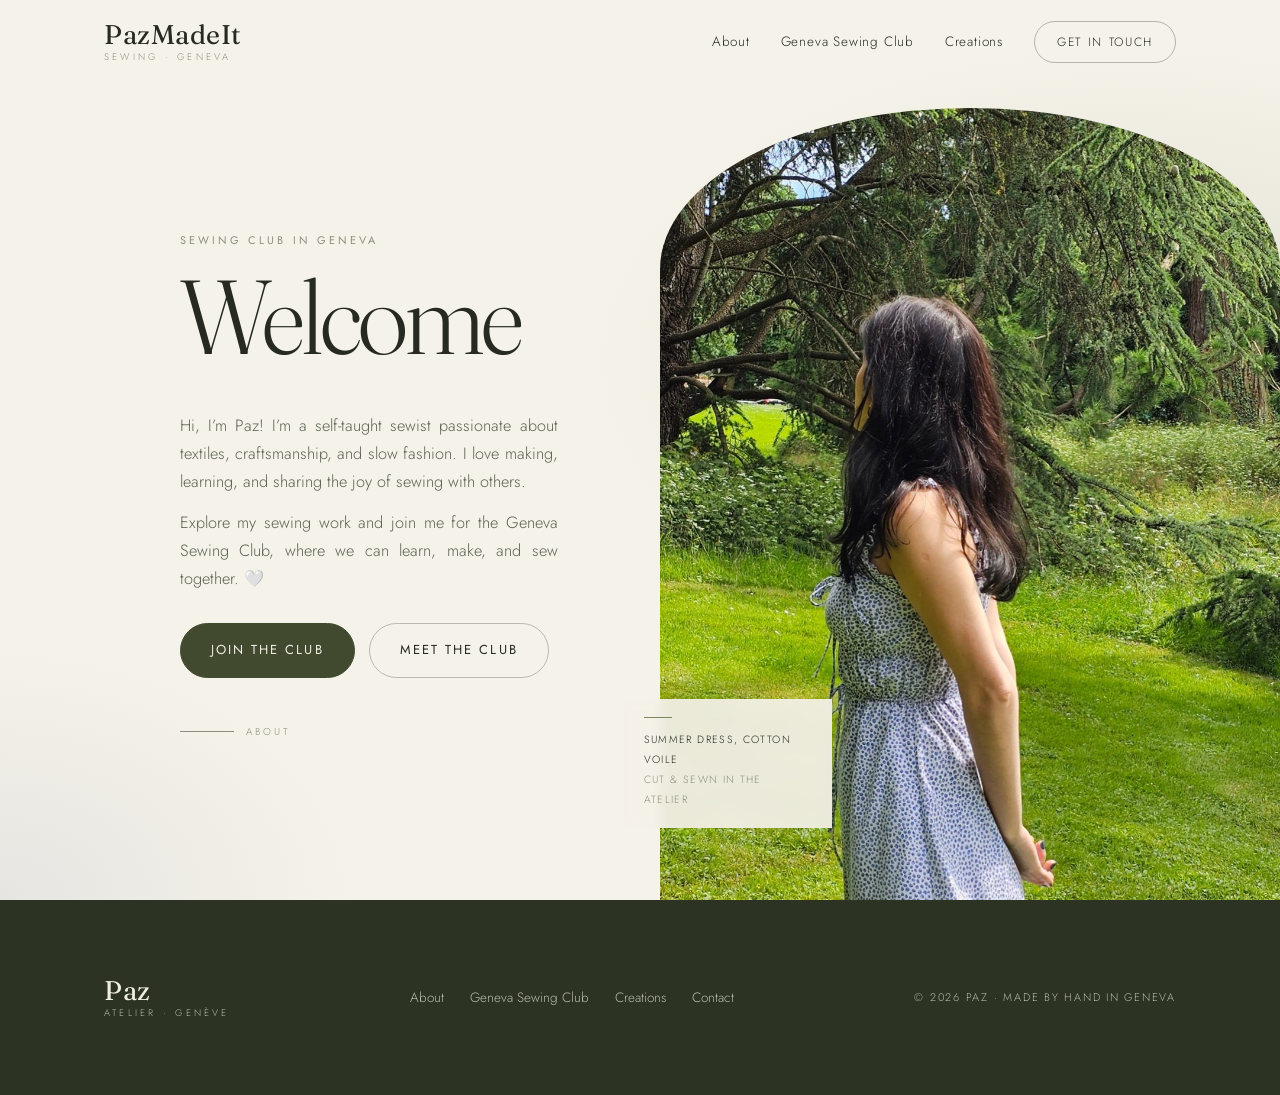
<file: index.html>
<!DOCTYPE html>
<html lang="en">
<head>
<meta charset="UTF-8">
<meta name="viewport" content="width=device-width, initial-scale=1.0">
<title>PazMadeIt</title>
<meta name="description" content="Join us at the Geneva Sewing Club, a relaxed weekly sewing session in Geneva and a chance to make time for your creative projects at the end of the week.">
<meta name="theme-color" content="#f5f2e9">

<meta property="og:title" content="PazMadeIt">
<meta property="og:description" content="Join us at the Geneva Sewing Club, a relaxed weekly sewing session in Geneva and a chance to make time for your creative projects at the end of the week.">
<meta property="og:image" content="img/hero.jpg">
<meta property="og:type" content="website">

<link rel="preconnect" href="https://fonts.googleapis.com">
<link rel="preconnect" href="https://fonts.gstatic.com" crossorigin>
<link href="https://fonts.googleapis.com/css2?family=Fraunces:ital,opsz,wght@0,9..144,300..600;1,9..144,300..500&family=Jost:wght@300;400;500;600&display=swap" rel="stylesheet">
<link rel="preload" as="image" href="img/hero.jpg">

<link rel="stylesheet" href="css/style.css">
</head>
<body>

<a href="#main" class="skip-link">Skip to content</a>

<header class="site-header" id="top">
  <div class="header-inner">
    <a href="#top" class="wordmark">
      <span class="wordmark-name">PazMadeIt</span>
      <span class="wordmark-sub">sewing · Geneva</span>
    </a>

    <button class="nav-toggle" id="navToggle" aria-label="Open menu" aria-expanded="false" aria-controls="siteNav">
      <span></span><span></span>
    </button>

    <nav class="nav" id="siteNav" aria-label="Main">
      <a href="about/" class="nav-link">About</a>
      <a href="club/" class="nav-link">Geneva Sewing Club</a>
      <a href="creations/" class="nav-link">Creations</a>
      <a href="contact/" class="nav-link nav-link--cta">Get In Touch</a>
    </nav>
  </div>
</header>

<main id="main">

  <!-- ══════════════ HERO ══════════════ -->
  <section class="hero">
    <div class="hero-type">
      <p class="eyebrow">Sewing Club In Geneva</p>
      <!-- <h1 class="hero-title">Wear<br>something<br><em>you</em> made.</h1> -->
      <h1 class="hero-title">Welcome</h1>
      <p class="hero-lede">
        Hi, I’m Paz! I’m a self-taught sewist passionate about textiles,
        craftsmanship, and slow fashion. I love making, learning, and sharing
        the joy of sewing with others.
      </p>
      <p class="hero-lede">
        Explore my sewing work and join me for the Geneva Sewing Club, where we
        can learn, make, and sew together.&nbsp;🤍
      </p>
      <div class="hero-actions">
        <a href="club/#course" class="btn btn--solid">Join The Club</a>
        <a href="club/" class="btn btn--line">Meet the Club</a>
      </div>

      <a href="about/" class="scroll-cue" aria-label="Go to About">
        <span class="scroll-cue-line" aria-hidden="true"></span>
        <span>about</span>
      </a>
    </div>

    <figure class="hero-figure">
      <img class="hero-img" src="img/hero.jpg"
           srcset="img/hero-sm.jpg 674w, img/hero.jpg 1048w"
           sizes="(max-width: 860px) 100vw, 45vw"
           alt="A woman standing on a sunlit lawn beneath cedar branches, wearing a handmade blue floral summer dress."
           fetchpriority="high" width="1198" height="1600">
      <figcaption class="hero-caption">
        <span class="hero-caption-rule" aria-hidden="true"></span>
        Summer dress, cotton voile<br><span>cut &amp; sewn in the atelier</span>
      </figcaption>
    </figure>
  </section>
</main>

<footer class="site-footer">
  <div class="container footer-inner">
    <a href="#top" class="wordmark wordmark--footer">
      <span class="wordmark-name">Paz</span>
      <span class="wordmark-sub">atelier · genève</span>
    </a>

    <nav class="footer-nav" aria-label="Footer">
      <a href="about/">About</a>
      <a href="club/">Geneva Sewing Club</a>
      <a href="creations/">Creations</a>
      <a href="contact/">Contact</a>
    </nav>

    <p class="footer-fine">© <span id="year"></span> Paz · Made by hand in Geneva</p>
  </div>
</footer>

<script src="js/script.js"></script>
</body>
</html>
</file>
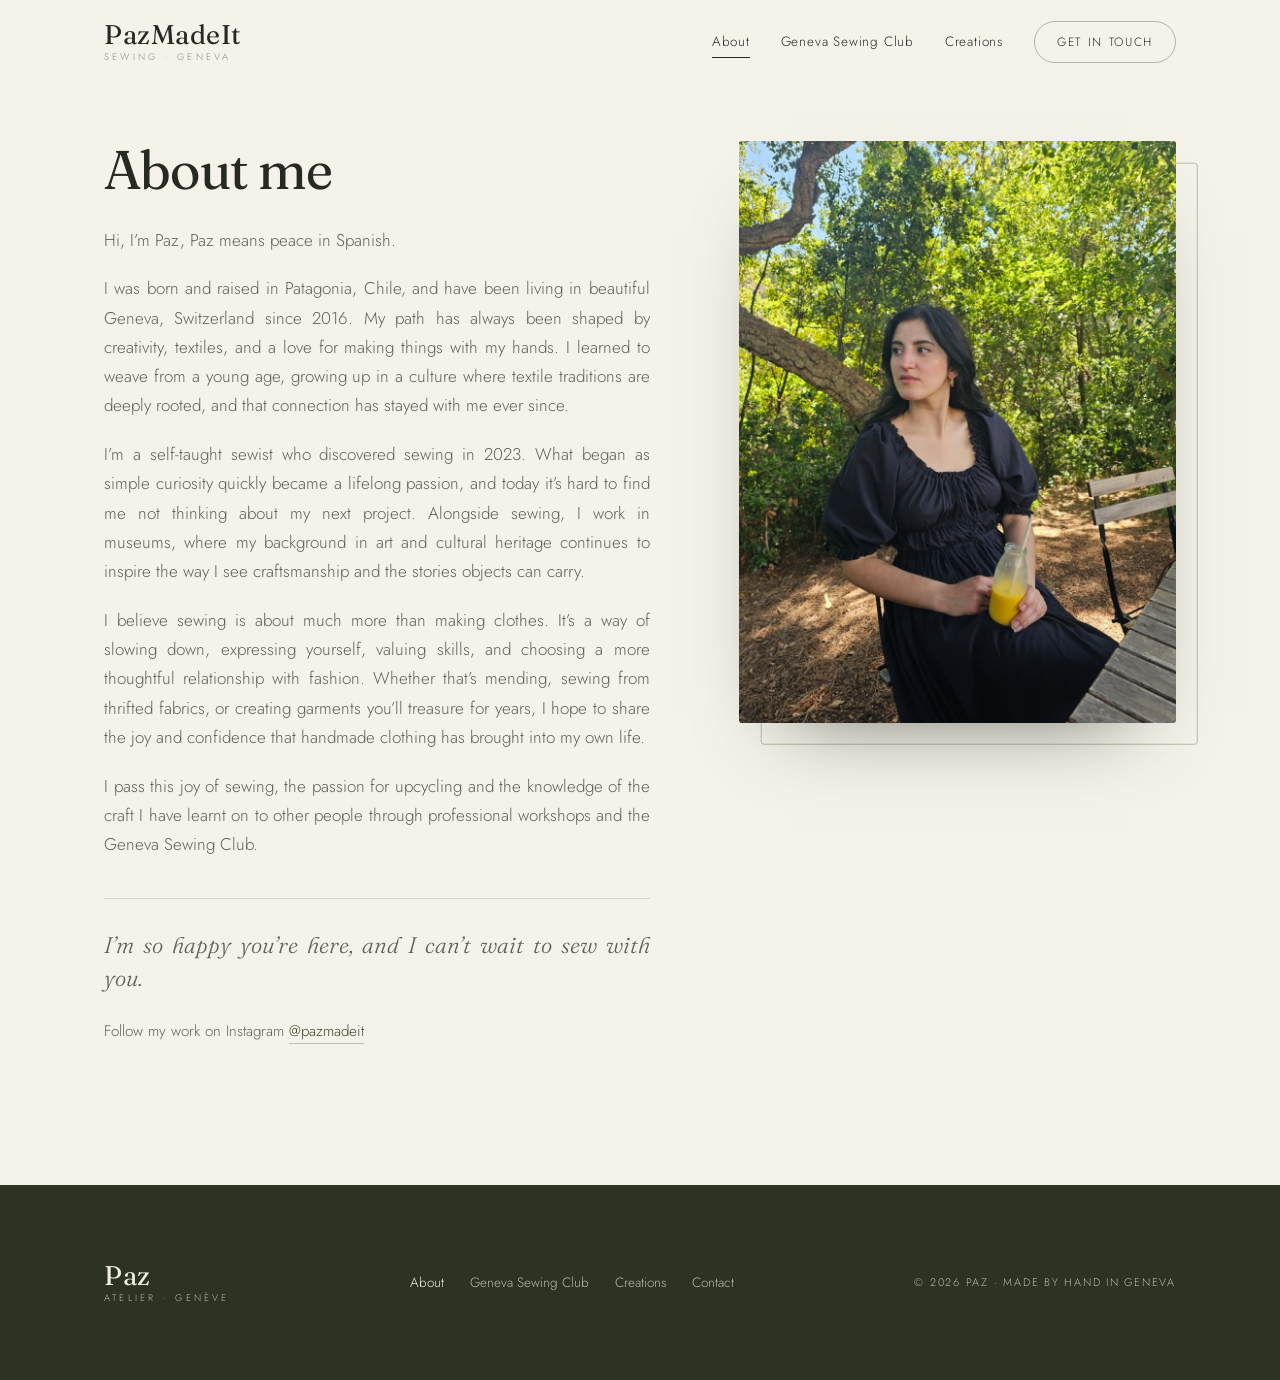
<file: about/index.html>
<!DOCTYPE html>
<html lang="en">
<head>
<meta charset="UTF-8">
<meta name="viewport" content="width=device-width, initial-scale=1.0">
<title>About PazMadeIt</title>
<meta name="description" content="Join us at the Geneva Sewing Club, a relaxed weekly sewing session in Geneva and a chance to make time for your creative projects at the end of the week.">
<meta name="theme-color" content="#f5f2e9">

<meta property="og:title" content="About PazMadeIt">
<meta property="og:description" content="<meta property="og:title" content="PazMadeIt">
<meta property="og:description" content="Join us at the Geneva Sewing Club, a relaxed weekly sewing session in Geneva and a chance to make time for your creative projects at the end of the week.">
<meta property="og:image" content="../img/about.jpg">
<meta property="og:type" content="website">

<link rel="preconnect" href="https://fonts.googleapis.com">
<link rel="preconnect" href="https://fonts.gstatic.com" crossorigin>
<link href="https://fonts.googleapis.com/css2?family=Fraunces:ital,opsz,wght@0,9..144,300..600;1,9..144,300..500&family=Jost:wght@300;400;500;600&display=swap" rel="stylesheet">
<link rel="preload" as="image" href="../img/about.jpg">

<link rel="stylesheet" href="../css/style.css">
</head>
<body>

<a href="#main" class="skip-link">Skip to content</a>

<header class="site-header" id="top">
  <div class="header-inner">
    <a href="../" class="wordmark">
      <span class="wordmark-name">PazMadeIt</span>
      <span class="wordmark-sub">sewing · Geneva</span>
    </a>

    <button class="nav-toggle" id="navToggle" aria-label="Open menu" aria-expanded="false" aria-controls="siteNav">
      <span></span><span></span>
    </button>

    <nav class="nav" id="siteNav" aria-label="Main">
      <a href="../about/" class="nav-link" aria-current="page">About</a>
      <a href="../club/" class="nav-link">Geneva Sewing Club</a>
      <a href="../creations/" class="nav-link">Creations</a>
      <a href="../contact/" class="nav-link nav-link--cta">Get In Touch</a>
    </nav>
  </div>
</header>

<main id="main">

  <!-- ══════════════ ABOUT ME ══════════════ -->
  <section id="about" class="section about">
    <div class="container about-grid">

      <div class="about-copy reveal">
        <h2>About me</h2>
        <p>
          Hi, I’m Paz, Paz means peace in Spanish.
        </p>
        <p>
          I was born and raised in Patagonia, Chile, and have been living in
          beautiful Geneva, Switzerland since 2016. My path has always been
          shaped by creativity, textiles, and a love for making things with my
          hands. I learned to weave from a young age, growing up in a culture
          where textile traditions are deeply rooted, and that connection has
          stayed with me ever since.
        </p>
        <p>
          I’m a self-taught sewist who discovered sewing in 2023. What began as
          simple curiosity quickly became a lifelong passion, and today it’s hard
          to find me not thinking about my next project. Alongside sewing, I work
          in museums, where my background in art and cultural heritage continues
          to inspire the way I see craftsmanship and the stories objects can
          carry.
        </p>
        <p>
          I believe sewing is about much more than making clothes. It’s a way of
          slowing down, expressing yourself, valuing skills, and choosing a more
          thoughtful relationship with fashion. Whether that’s mending, sewing
          from thrifted fabrics, or creating garments you’ll treasure for years,
          I hope to share the joy and confidence that handmade clothing has
          brought into my own life.
        </p>
        <p>
          I pass this joy of sewing, the passion for upcycling and the knowledge
          of the craft I have learnt on to other people through professional
          workshops and the Geneva Sewing Club.
        </p>

        <p class="about-signoff">
          I’m so happy you’re here, and I can’t wait to sew with you.
        </p>

        <p class="about-ig">
          Follow my work on Instagram
          <a href="https://instagram.com/pazmadeit" target="_blank" rel="noopener">@pazmadeit</a>
        </p>
      </div>

      <figure class="about-visual reveal">
        <div class="about-frame">
          <img src="../img/about.jpg"
               srcset="../img/about-sm.jpg 600w, ../img/about.jpg 900w"
               sizes="(max-width: 860px) 100vw, 38vw"
               alt="Paz sitting on a wooden bench in dappled sunlight, wearing a handmade black puff-sleeve dress."
               loading="lazy" width="900" height="1200">
        </div>
      </figure>

    </div>
  </section>

</main>

<footer class="site-footer">
  <div class="container footer-inner">
    <a href="../" class="wordmark wordmark--footer">
      <span class="wordmark-name">Paz</span>
      <span class="wordmark-sub">atelier · genève</span>
    </a>

    <nav class="footer-nav" aria-label="Footer">
      <a href="../about/" aria-current="page">About</a>
      <a href="../club/">Geneva Sewing Club</a>
      <a href="../creations/">Creations</a>
      <a href="../contact/">Contact</a>
    </nav>

    <p class="footer-fine">© <span id="year"></span> Paz · Made by hand in Geneva</p>
  </div>
</footer>

<script src="../js/script.js"></script>
</body>
</html>
</file>
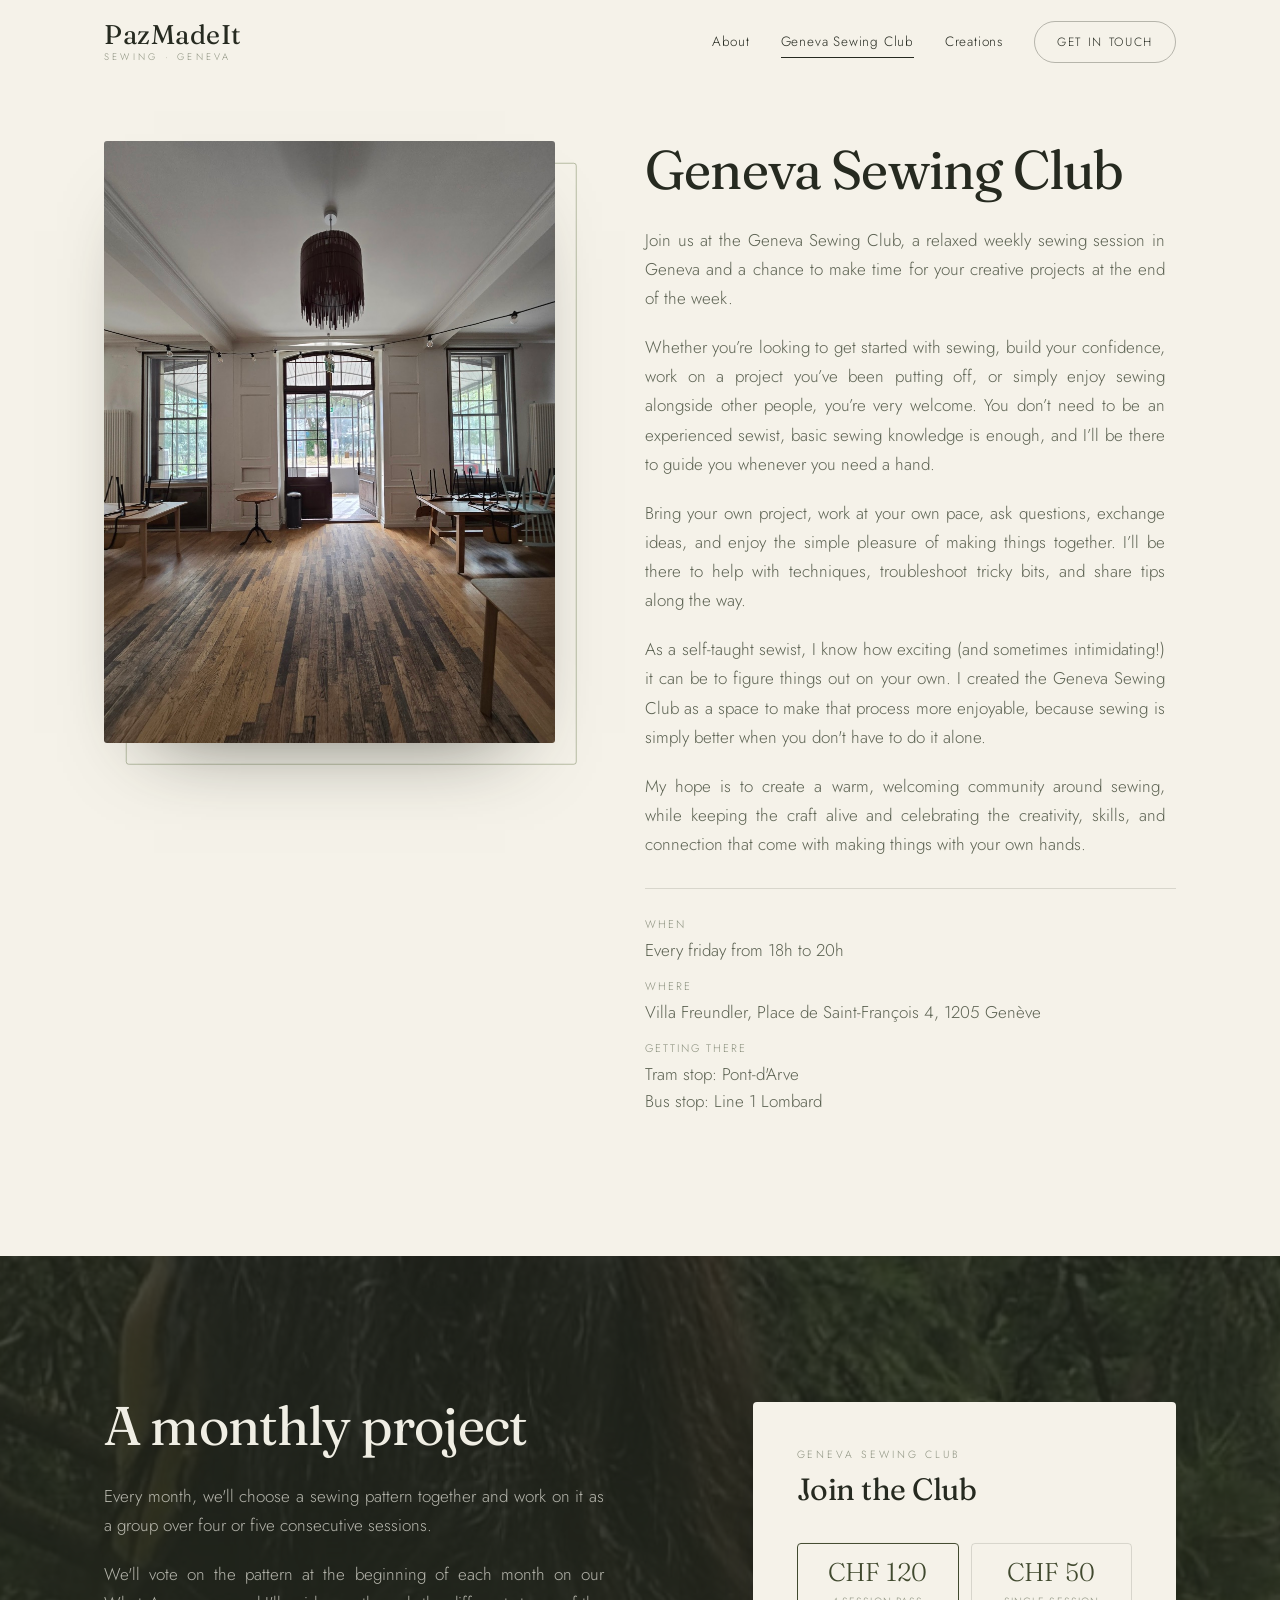
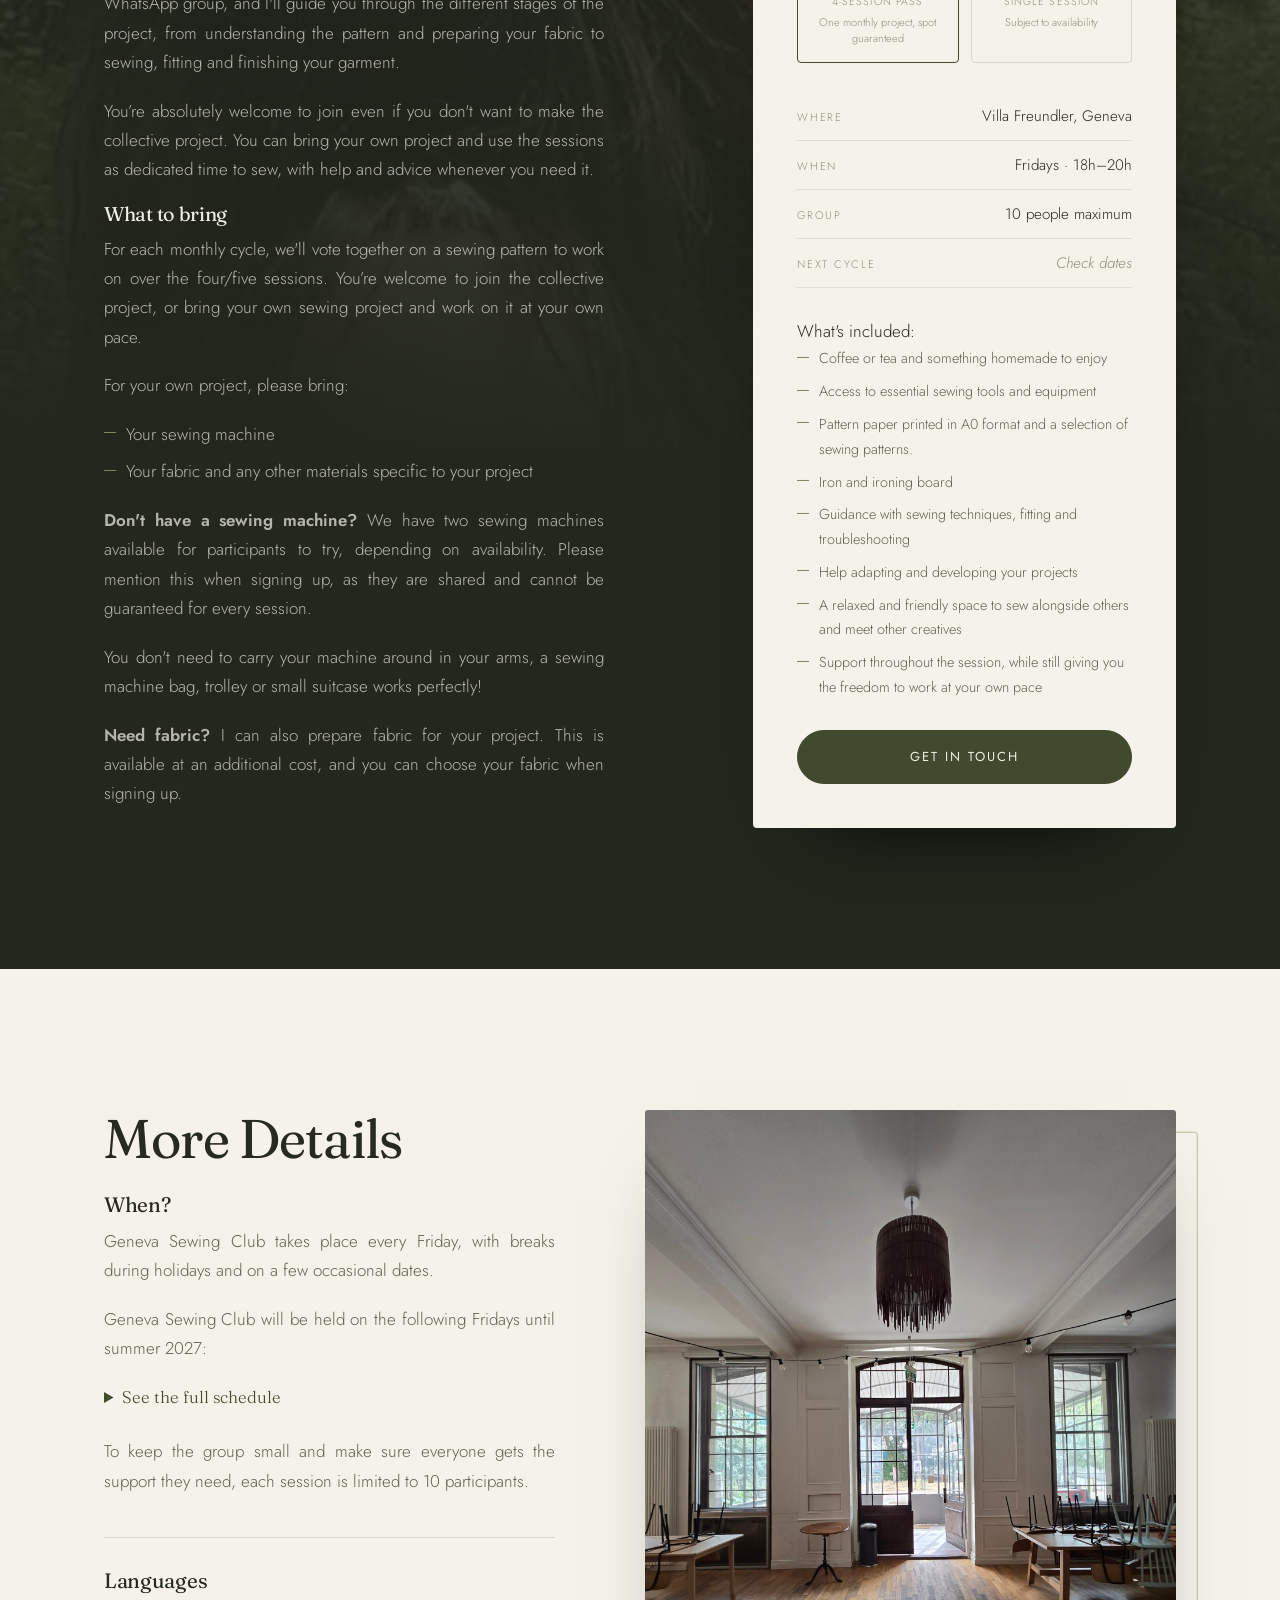
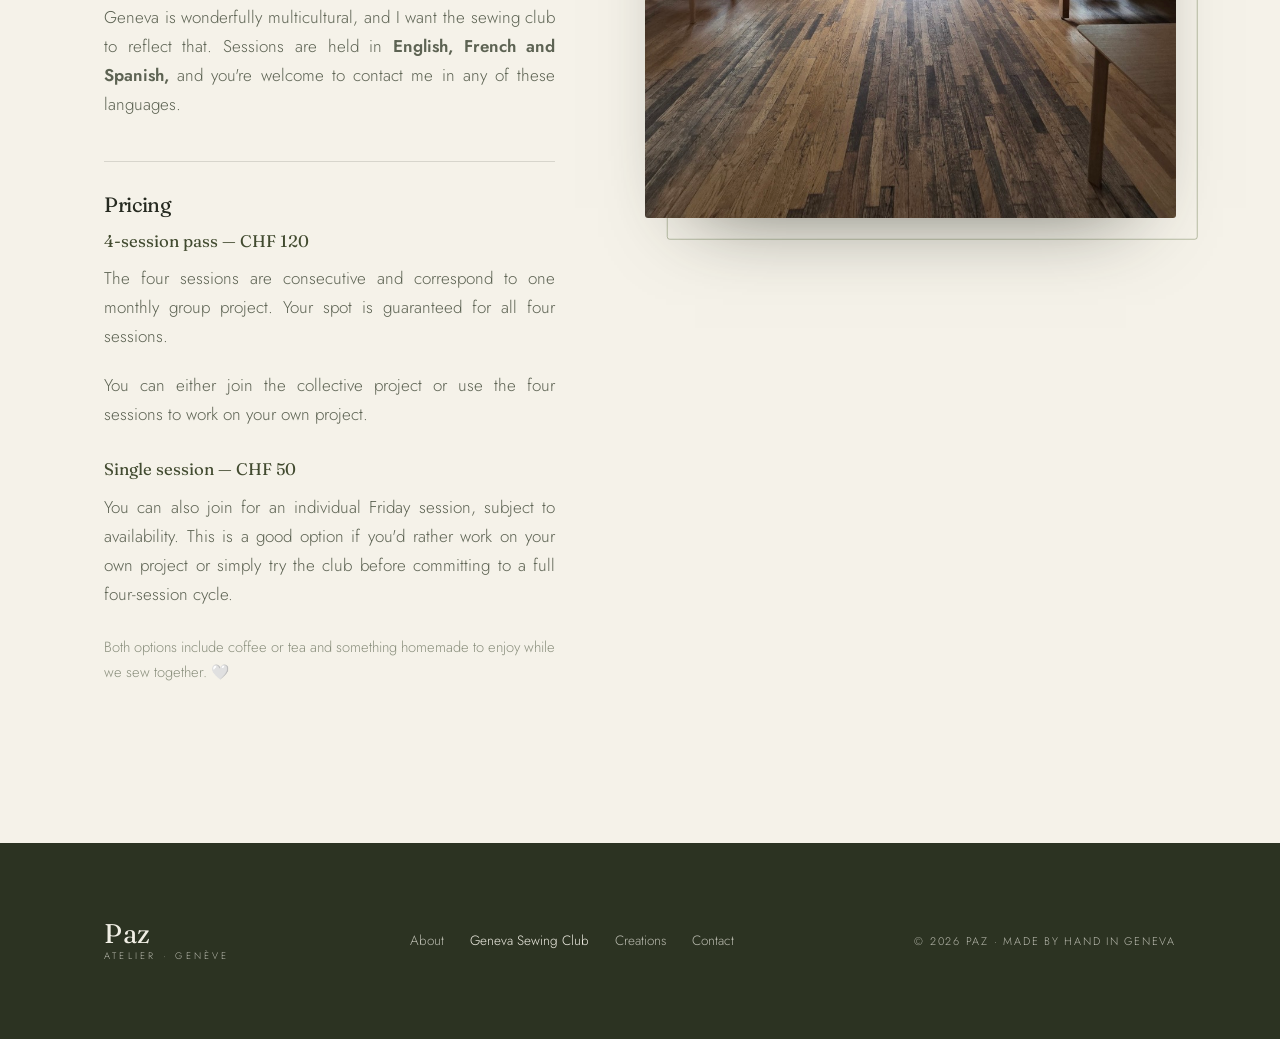
<file: club/index.html>
<!DOCTYPE html>
<html lang="en">
<head>
<meta charset="UTF-8">
<meta name="viewport" content="width=device-width, initial-scale=1.0">
<title>Geneva Sewing Club | PazMadeIt</title>
<meta name="description" content="Join us at the Geneva Sewing Club, a relaxed weekly sewing session in Geneva and a chance to make time for your creative projects at the end of the week.">
<meta name="theme-color" content="#f5f2e9">

<meta property="og:title" content="Geneva Sewing Club">
<meta property="og:description" content="Join us at the Geneva Sewing Club, a relaxed weekly sewing session in Geneva and a chance to make time for your creative projects at the end of the week.">
<meta property="og:image" content="../img/sewing-club.jpg">
<meta property="og:type" content="website">

<link rel="preconnect" href="https://fonts.googleapis.com">
<link rel="preconnect" href="https://fonts.gstatic.com" crossorigin>
<link href="https://fonts.googleapis.com/css2?family=Fraunces:ital,opsz,wght@0,9..144,300..600;1,9..144,300..500&family=Jost:wght@300;400;500;600&display=swap" rel="stylesheet">
<link rel="preload" as="image" href="../img/sewing-club.jpg">

<link rel="stylesheet" href="../css/style.css">
</head>
<body>

<a href="#main" class="skip-link">Skip to content</a>

<header class="site-header" id="top">
  <div class="header-inner">
    <a href="../" class="wordmark">
      <span class="wordmark-name">PazMadeIt</span>
      <span class="wordmark-sub">sewing · Geneva</span>
    </a>

    <button class="nav-toggle" id="navToggle" aria-label="Open menu" aria-expanded="false" aria-controls="siteNav">
      <span></span><span></span>
    </button>

    <nav class="nav" id="siteNav" aria-label="Main">
      <a href="../about/" class="nav-link">About</a>
      <a href="../club/" class="nav-link" aria-current="page">Geneva Sewing Club</a>
      <a href="../creations/" class="nav-link">Creations</a>
      <a href="../contact/" class="nav-link nav-link--cta">Get In Touch</a>
    </nav>
  </div>
</header>

<main id="main">

  <!-- ══════════════ GENEVA SEWING CLUB ══════════════ -->
  <section id="club" class="section club">
    <div class="container club-grid">

      <figure class="club-visual reveal">
        <div class="club-frame">
          <img src="../img/sewing-club.jpg" alt="The sewing club's room at Villa Freundler, with worktables set up under a chandelier and French doors open to the garden." loading="lazy" width="900" height="1202">
        </div>
      </figure>

      <div class="club-copy reveal">
        <h2>Geneva Sewing Club</h2>
        <p>
          Join us at the Geneva Sewing Club, a relaxed weekly sewing session in Geneva and a chance to make time for your creative projects at the end of the week.
        </p>
        <p>
          Whether you’re looking to get started with sewing, build your confidence, work on a project you’ve been putting off, or simply enjoy sewing alongside other people, you’re very welcome. You don’t need to be an experienced sewist, basic sewing knowledge is enough, and I’ll be there to guide you whenever you need a hand.
        </p>
        <p>
          Bring your own project, work at your own pace, ask questions, exchange ideas, and enjoy the simple pleasure of making things together. I’ll be there to help with techniques, troubleshoot tricky bits, and share tips along the way.
        </p>
        <p>
          As a self-taught sewist, I know how exciting (and sometimes intimidating!) it can be to figure things out on your own. I created the Geneva Sewing Club as a space to make that process more enjoyable,  because sewing is simply better when you don't have to do it alone.
        </p>
        <p>
          My hope is to create a warm, welcoming community around sewing, while keeping the craft alive and celebrating the creativity, skills, and connection that come with making things with your own hands.
        </p>

        <dl class="club-where">
          <div><dt>When</dt><dd>Every friday from 18h to 20h</dd></div>
          <div><dt>Where</dt><dd>Villa Freundler, Place de Saint-François 4, 1205 Genève</dd></div>
          <div>
            <dt>Getting there</dt>
            <dd>Tram stop: Pont-d'Arve</dd>
            <dd>Bus stop: Line 1 Lombard</dd>
          </div>
        </dl>
      </div>

    </div>
  </section>

  <!-- ══════════════ COURSE ══════════════ -->
  <section id="course" class="section course">
    <div class="course-texture" aria-hidden="true"></div>

    <div class="container course-grid">
      <div class="course-copy reveal">
        <h2>A monthly project</h2>
        <p>
          Every month, we'll choose a sewing pattern together and work on it as a group over four or five consecutive sessions.
        </p>
        <p>
          We'll vote on the pattern at the beginning of each month on our WhatsApp group, and I'll guide you through the different stages of the project, from understanding the pattern and preparing your fabric to sewing, fitting and finishing your garment.
        </p>
        <p>
          You’re absolutely welcome to join even if you don't want to make the collective project. You can bring your own project and use the sessions as dedicated time to sew, with help and advice whenever you need it.
        </p>

        <h3>What to bring</h3>

        <p>
          For each monthly cycle, we'll vote together on a sewing pattern to work on over the four/five sessions. You’re welcome to join the collective project, or bring your own sewing project and work on it at your own pace.
        </p>

        <p>
          For your own project, please bring:
        </p>

        <ul class="course-list">
          <li>Your sewing machine</li>
          <li>Your fabric and any other materials specific to your project</li>
        </ul>

        <p>
          <b>Don't have a sewing machine?</b> We have two sewing machines available for participants to try, depending on availability. Please mention this when signing up, as they are shared and cannot be guaranteed for every session.
        </p>

        <p>
          You don't need to carry your machine around in your arms, a sewing machine bag, trolley or small suitcase works perfectly!
        </p>

        <p>
          <b>Need fabric?</b> I can also prepare fabric for your project. This is available at an additional cost, and you can choose your fabric when signing up.
        </p>
      </div>

      <aside class="course-card reveal">
        <p class="card-kicker">Geneva Sewing Club</p>
        <h3 class="card-title">Join the Club</h3>

        <div class="price-options">
          <div class="price-option price-option--primary">
            <span class="price-amount">CHF 120</span>
            <span class="price-name">4-session pass</span>
            <span class="price-note">One monthly project, spot guaranteed</span>
          </div>
          <div class="price-option">
            <span class="price-amount">CHF 50</span>
            <span class="price-name">Single session</span>
            <span class="price-note">Subject to availability</span>
          </div>
        </div>

        <dl class="card-details">
          <div><dt>Where</dt><dd>Villa Freundler, Geneva</dd></div>
          <div><dt>When</dt><dd>Fridays · 18h–20h</dd></div>
          <div><dt>Group</dt><dd>10 people maximum</dd></div>
          <div><dt>Next cycle</dt><dd><em>Check dates </em></dd></div>
        </dl>

        <dt>What's included:</dt>

        <ul class="card-includes">
          <li>Coffee or tea and something homemade to enjoy</li>
          <li>Access to essential sewing tools and equipment</li>
          <li>Pattern paper printed in A0 format and a selection of sewing patterns.</li>
          <li>Iron and ironing board</li>
          <li>Guidance with sewing techniques, fitting and troubleshooting</li>
          <li>Help adapting and developing your projects</li>
          <li>A relaxed and friendly space to sew alongside others and meet other creatives </li>
          <li>Support throughout the session, while still giving you the freedom to work at your own pace</li>
        </ul>

        <a href="../contact/" class="btn btn--solid btn--block">Get In Touch</a>
      </aside>
    </div>
  </section>

  <!-- ══════════════ MORE DETAILS ══════════════ -->
  <section id="club" class="section">
    <div class="container club-grid">
      <div class="club-copy reveal">
        <h2>More Details</h2>

        <h3>When?</h3>
        <p>Geneva Sewing Club takes place every Friday, with breaks during holidays and on a few occasional dates.</p>
        <p>Geneva Sewing Club will be held on the following Fridays until summer 2027:</p>

        <details class="schedule">
          <summary class="schedule-toggle">See the full schedule</summary>
          <dl class="schedule-list">
            <div><dt>Project 1</dt><dd>4, 18, 25 Sep, 2 Oct 2026</dd></div>
            <div><dt>Project 2</dt><dd>30 Oct, 6, 13, 20 Nov 2026</dd></div>
            <div><dt>Project 3</dt><dd>27 Nov, 4, 11, 18 Dec 2026</dd></div>
            <div><dt>Project 4</dt><dd>15, 22, 29 Jan 2027</dd></div>
            <div><dt>Project 5</dt><dd>5, 12, 26 Feb 2027</dd></div>
            <div><dt>Project 6</dt><dd>5, 12, 19 Mar 2027</dd></div>
            <div><dt>Project 7</dt><dd>16, 23, 30 Apr 2027</dd></div>
            <div><dt>Project 8</dt><dd>7, 14, 21, 28 May 2027</dd></div>
            <div><dt>Project 9</dt><dd>4, 11, 18, 25 Jun 2027</dd></div>
          </dl>
        </details>

        <p>To keep the group small and make sure everyone gets the support they need, each session is limited to 10 participants.</p>

        <h3>Languages</h3>
        <p>Geneva is wonderfully multicultural, and I want the sewing club to reflect that. Sessions are held in <b>English, French and Spanish,</b> and you're welcome to contact me in any of these languages.</p>

        <h3>Pricing</h3>
        <h4 class="price-tier">4-session pass — CHF 120</h4>
        <p>The four sessions are consecutive and correspond to one monthly group project. Your spot is guaranteed for all four sessions.</p>
        <p>You can either join the collective project or use the four sessions to work on your own project.</p>

        <h4 class="price-tier">Single session — CHF 50</h4>
        <p>You can also join for an individual Friday session, subject to availability. This is a good option if you'd rather work on your own project or simply try the club before committing to a full four-session cycle.</p>

        <p class="price-footnote">Both options include coffee or tea and something homemade to enjoy while we sew together. 🤍</p>
      </div>

      <figure class="club-visual reveal">
        <div class="club-frame">
          <img src="../img/sewing-club.jpg" alt="The sewing club's room at Villa Freundler, with worktables set up under a chandelier and French doors open to the garden." loading="lazy" width="900" height="1202">
        </div>
      </figure>
    </div>
  </section>
</main>

<footer class="site-footer">
  <div class="container footer-inner">
    <a href="../" class="wordmark wordmark--footer">
      <span class="wordmark-name">Paz</span>
      <span class="wordmark-sub">atelier · genève</span>
    </a>

    <nav class="footer-nav" aria-label="Footer">
      <a href="../about/">About</a>
      <a href="../club/" aria-current="page">Geneva Sewing Club</a>
      <a href="../creations/">Creations</a>
      <a href="../contact/">Contact</a>
    </nav>

    <p class="footer-fine">© <span id="year"></span> Paz · Made by hand in Geneva</p>
  </div>
</footer>

<script src="../js/script.js"></script>
</body>
</html>
</file>
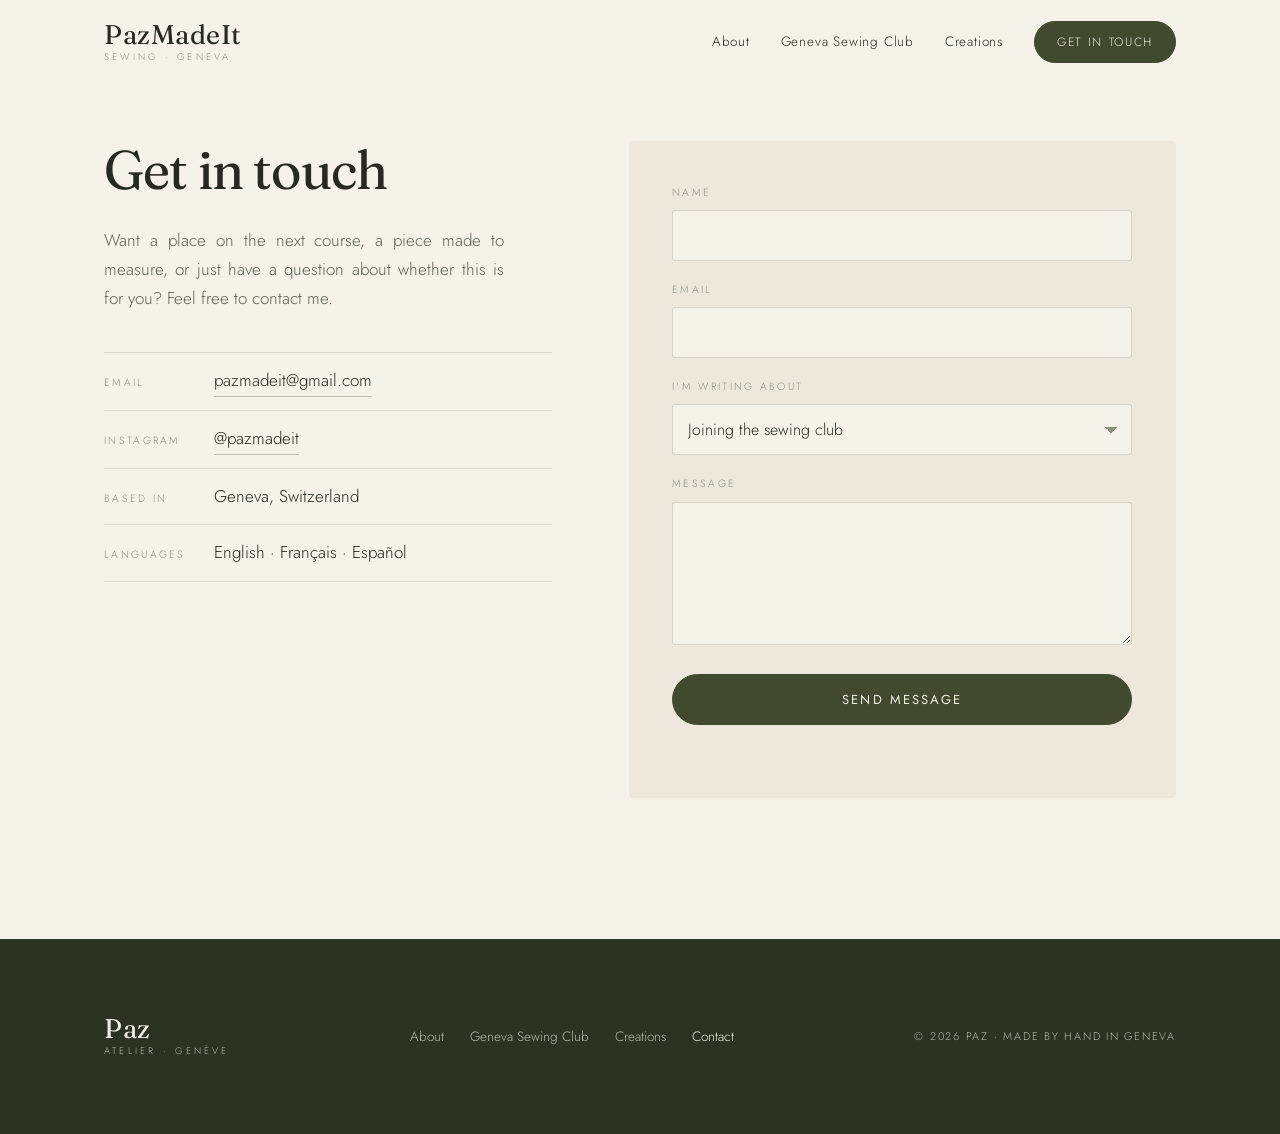
<file: contact/index.html>
<!DOCTYPE html>
<html lang="en">
<head>
<meta charset="UTF-8">
<meta name="viewport" content="width=device-width, initial-scale=1.0">
<title>Contact | PazMadeIt</title>
<meta name="description" content="Join us at the Geneva Sewing Club, a relaxed weekly sewing session in Geneva and a chance to make time for your creative projects at the end of the week.">
<meta name="theme-color" content="#f5f2e9">

<meta property="og:title" content="Contact">
<meta property="og:description" content="Join us at the Geneva Sewing Club, a relaxed weekly sewing session in Geneva and a chance to make time for your creative projects at the end of the week.">
<meta property="og:image" content="../img/hero.jpg">
<meta property="og:type" content="website">

<link rel="preconnect" href="https://fonts.googleapis.com">
<link rel="preconnect" href="https://fonts.gstatic.com" crossorigin>
<link href="https://fonts.googleapis.com/css2?family=Fraunces:ital,opsz,wght@0,9..144,300..600;1,9..144,300..500&family=Jost:wght@300;400;500;600&display=swap" rel="stylesheet">

<link rel="stylesheet" href="../css/style.css">
</head>
<body>

<a href="#main" class="skip-link">Skip to content</a>

<header class="site-header" id="top">
  <div class="header-inner">
    <a href="../" class="wordmark">
      <span class="wordmark-name">PazMadeIt</span>
      <span class="wordmark-sub">sewing · Geneva</span>
    </a>

    <button class="nav-toggle" id="navToggle" aria-label="Open menu" aria-expanded="false" aria-controls="siteNav">
      <span></span><span></span>
    </button>

    <nav class="nav" id="siteNav" aria-label="Main">
      <a href="../about/" class="nav-link">About</a>
      <a href="../club/" class="nav-link">Geneva Sewing Club</a>
      <a href="../creations/" class="nav-link">Creations</a>
      <a href="../contact/" class="nav-link nav-link--cta" aria-current="page">Get In Touch</a>
    </nav>
  </div>
</header>

<main id="main">

  <!-- ══════════════ CONTACT ══════════════ -->
  <section id="contact" class="section contact">
    <div class="container contact-grid">

      <div class="contact-copy reveal">
        <h2>Get in touch</h2>
        <p>
          Want a place on the next course, a piece made to measure, or just have a
          question about whether this is for you? Feel free to contact me.
        </p>

        <ul class="contact-info">
          <li><span class="ci-label">Email</span><a href="mailto:pazmadeit@gmail.com">pazmadeit@gmail.com</a></li>
          <li><span class="ci-label">Instagram</span><a href="https://instagram.com/pazmadeit" target="_blank" rel="noopener">@pazmadeit</a></li>
          <li><span class="ci-label">Based In</span><span>Geneva, Switzerland</span></li>
          <li><span class="ci-label">Languages</span><span>English · Français · Español</span></li>
        </ul>
      </div>

      <form class="contact-form reveal" id="contactForm" novalidate>
        <input type="hidden" name="access_key" value="9baf7c2d-6b43-4e16-868c-589847f947a4">
        <input type="hidden" name="from_name" value="PazMadeIt website">
        <input type="checkbox" name="botcheck" class="hidden-field" tabindex="-1" autocomplete="off">
        <div class="form-row">
          <label for="name">Name</label>
          <input type="text" id="name" name="name" autocomplete="name" required>
        </div>
        <div class="form-row">
          <label for="email">Email</label>
          <input type="email" id="email" name="email" autocomplete="email" required>
        </div>
        <div class="form-row">
          <label for="subject">I'm writing about</label>
          <select id="subject" name="subject">
            <option value="Join the sewing club">Joining the sewing club</option>
            <option value="A collaboration">A collaboration</option>
            <option value="A made-to-measure piece">A made-to-measure piece</option>
            <option value="Something else">Something else</option>
          </select>
        </div>
        <div class="form-row">
          <label for="message">Message</label>
          <textarea id="message" name="message" rows="5" required></textarea>
        </div>
        <div class="h-captcha" data-captcha="true"></div>
        <button type="submit" class="btn btn--solid btn--block">
          <span class="btn-spinner" aria-hidden="true"></span>
          <svg class="btn-check" aria-hidden="true" viewBox="0 0 16 16" width="16" height="16" fill="none" stroke="currentColor" stroke-width="1.6" stroke-linecap="round" stroke-linejoin="round"><path d="M3 8.5l3.2 3.2L13 4.8"/></svg>
          <span class="btn-label">Send message</span>
        </button>
        <p class="form-status" id="formStatus" role="status" aria-live="polite"></p>
      </form>

    </div>
  </section>

</main>

<footer class="site-footer">
  <div class="container footer-inner">
    <a href="../" class="wordmark wordmark--footer">
      <span class="wordmark-name">Paz</span>
      <span class="wordmark-sub">atelier · genève</span>
    </a>

    <nav class="footer-nav" aria-label="Footer">
      <a href="../about/">About</a>
      <a href="../club/">Geneva Sewing Club</a>
      <a href="../creations/">Creations</a>
      <a href="../contact/" aria-current="page">Contact</a>
    </nav>

    <p class="footer-fine">© <span id="year"></span> Paz · Made by hand in Geneva</p>
  </div>
</footer>

<script src="https://web3forms.com/client/script.js" async defer></script>
<script src="../js/script.js"></script>
</body>
</html>
</file>
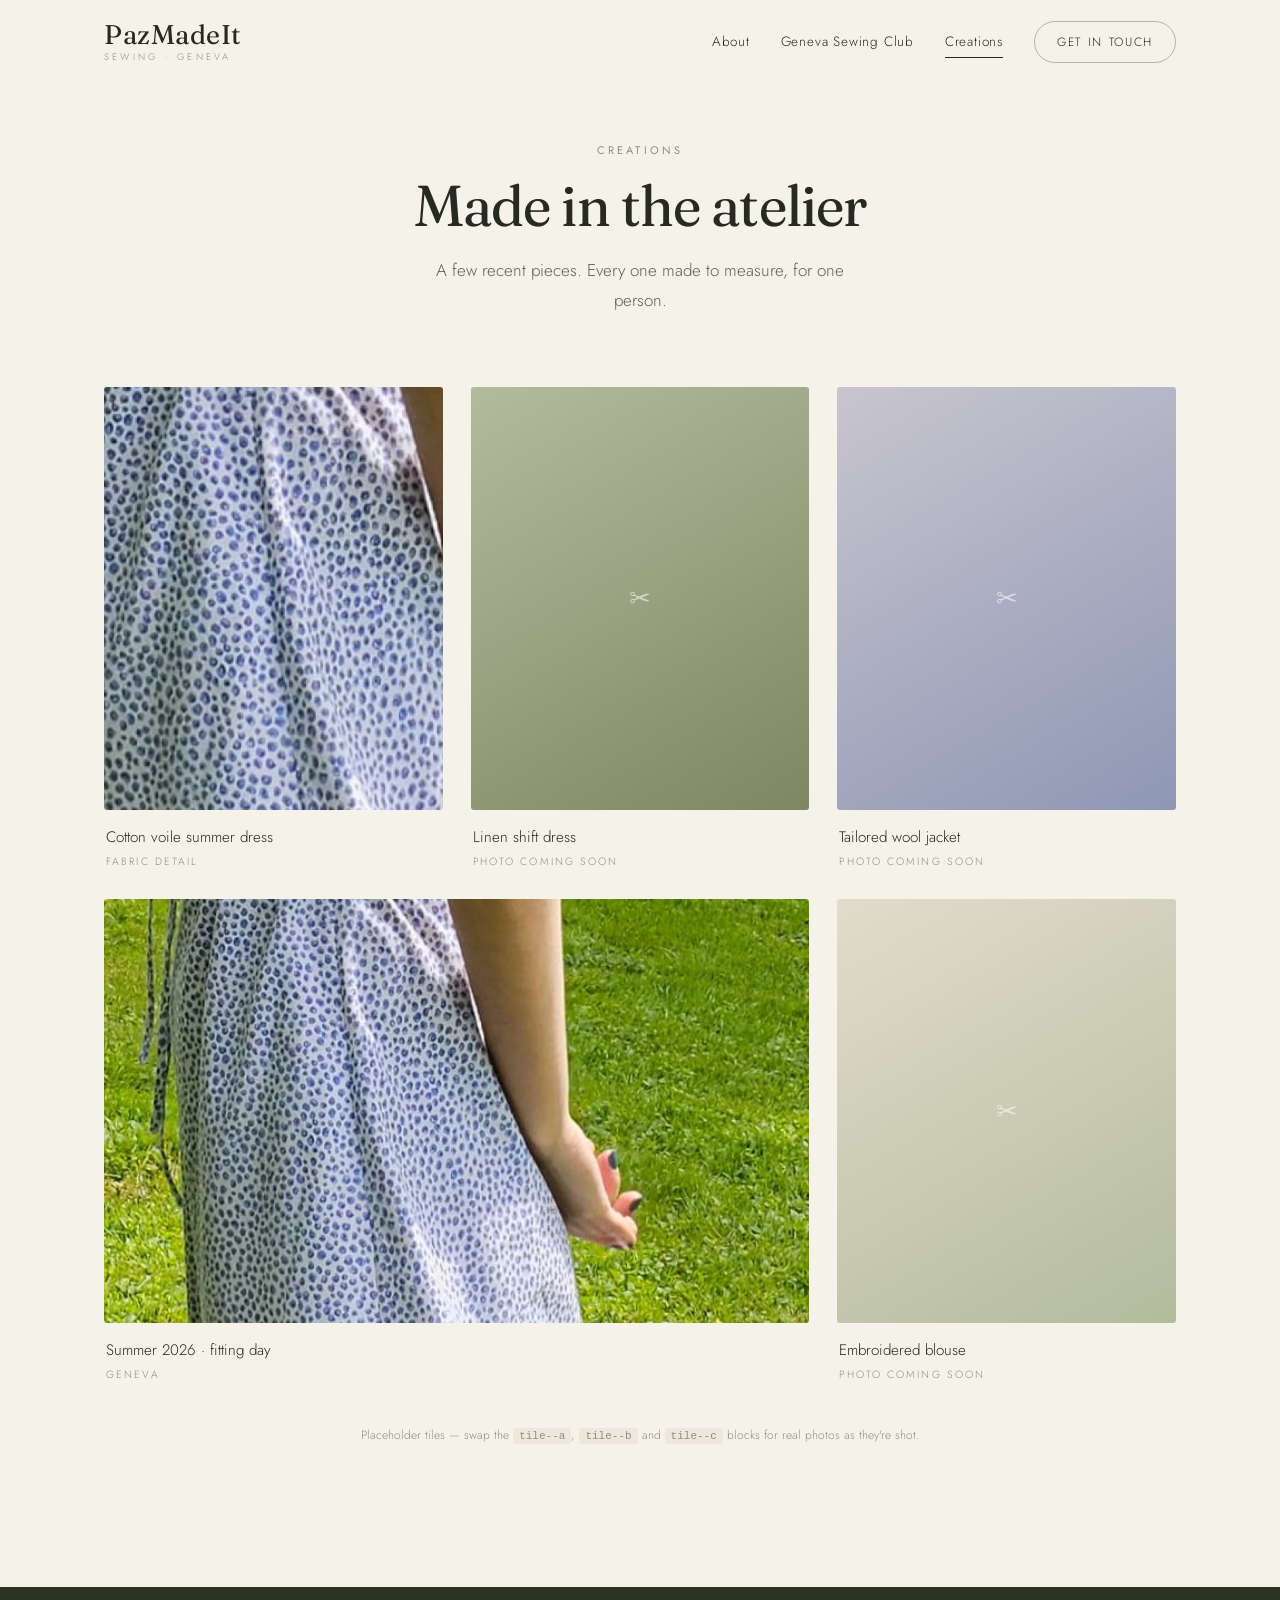
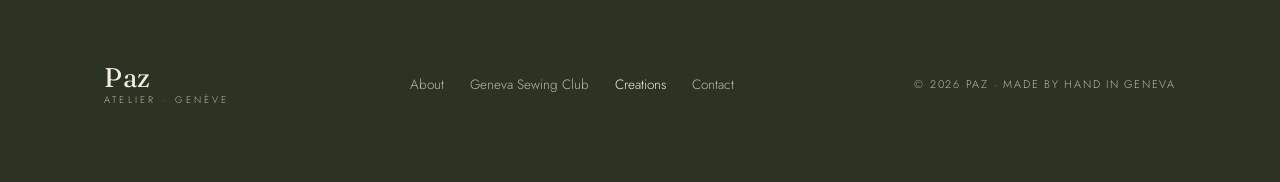
<file: creations/index.html>
<!DOCTYPE html>
<html lang="en">
<head>
<meta charset="UTF-8">
<meta name="viewport" content="width=device-width, initial-scale=1.0">
<title>Creations | PazMadeIt</title>
<meta name="description" content="Join us at the Geneva Sewing Club, a relaxed weekly sewing session in Geneva and a chance to make time for your creative projects at the end of the week.">
<meta name="theme-color" content="#f5f2e9">

<meta property="og:title" content="Creations">
<meta property="og:description" content="Join us at the Geneva Sewing Club, a relaxed weekly sewing session in Geneva and a chance to make time for your creative projects at the end of the week.">
<meta property="og:image" content="../img/lawn.jpg">
<meta property="og:type" content="website">

<link rel="preconnect" href="https://fonts.googleapis.com">
<link rel="preconnect" href="https://fonts.gstatic.com" crossorigin>
<link href="https://fonts.googleapis.com/css2?family=Fraunces:ital,opsz,wght@0,9..144,300..600;1,9..144,300..500&family=Jost:wght@300;400;500;600&display=swap" rel="stylesheet">

<link rel="stylesheet" href="../css/style.css">
</head>
<body>

<a href="#main" class="skip-link">Skip to content</a>

<header class="site-header" id="top">
  <div class="header-inner">
    <a href="../" class="wordmark">
      <span class="wordmark-name">PazMadeIt</span>
      <span class="wordmark-sub">sewing · Geneva</span>
    </a>

    <button class="nav-toggle" id="navToggle" aria-label="Open menu" aria-expanded="false" aria-controls="siteNav">
      <span></span><span></span>
    </button>

    <nav class="nav" id="siteNav" aria-label="Main">
      <a href="../about/" class="nav-link">About</a>
      <a href="../club/" class="nav-link">Geneva Sewing Club</a>
      <a href="../creations/" class="nav-link" aria-current="page">Creations</a>
      <a href="../contact/" class="nav-link nav-link--cta">Get In Touch</a>
    </nav>
  </div>
</header>

<main id="main">

  <!-- ══════════════ CREATIONS ══════════════ -->
  <section id="creations" class="section creations">
    <div class="container">
      <p class="eyebrow center reveal">Creations</p>
      <h2 class="section-title center reveal">Made in the atelier</h2>
      <p class="section-sub center reveal">A few recent pieces. Every one made to measure, for one person.</p>

      <div class="gallery">
        <figure class="tile tile--photo reveal">
          <img src="../img/print.jpg" alt="Close-up of the cotton voile, printed with small blue flowers." loading="lazy" width="520" height="520">
          <figcaption><span class="tile-name">Cotton voile summer dress</span><span class="tile-meta">Fabric detail</span></figcaption>
        </figure>

        <figure class="tile tile--a reveal">
          <div class="tile-ph" aria-hidden="true"></div>
          <figcaption><span class="tile-name">Linen shift dress</span><span class="tile-meta">Photo coming soon</span></figcaption>
        </figure>

        <figure class="tile tile--b reveal">
          <div class="tile-ph" aria-hidden="true"></div>
          <figcaption><span class="tile-name">Tailored wool jacket</span><span class="tile-meta">Photo coming soon</span></figcaption>
        </figure>

        <figure class="tile tile--photo tile--wide reveal">
          <img src="../img/lawn.jpg" alt="The skirt of the floral summer dress against sunlit grass." loading="lazy" width="1150" height="380">
          <figcaption><span class="tile-name">Summer 2026 · fitting day</span><span class="tile-meta">Geneva</span></figcaption>
        </figure>

        <figure class="tile tile--c reveal">
          <div class="tile-ph" aria-hidden="true"></div>
          <figcaption><span class="tile-name">Embroidered blouse</span><span class="tile-meta">Photo coming soon</span></figcaption>
        </figure>
      </div>

      <p class="gallery-note reveal">Placeholder tiles — swap the <code>tile--a</code>, <code>tile--b</code> and <code>tile--c</code> blocks for real photos as they're shot.</p>
    </div>
  </section>

</main>

<footer class="site-footer">
  <div class="container footer-inner">
    <a href="../" class="wordmark wordmark--footer">
      <span class="wordmark-name">Paz</span>
      <span class="wordmark-sub">atelier · genève</span>
    </a>

    <nav class="footer-nav" aria-label="Footer">
      <a href="../about/">About</a>
      <a href="../club/">Geneva Sewing Club</a>
      <a href="../creations/" aria-current="page">Creations</a>
      <a href="../contact/">Contact</a>
    </nav>

    <p class="footer-fine">© <span id="year"></span> Paz · Made by hand in Geneva</p>
  </div>
</footer>

<script src="../js/script.js"></script>
</body>
</html>
</file>
<file: css/style.css>
/* ==========================================================================
   Paz — Atelier de couture, Genève
   Palette sampled directly from the hero photograph (img/hero.jpg):
   cedar shade, moss, sage, sunlit lawn, and the periwinkle of the dress.
   ========================================================================== */

:root {
  /* — sampled from the photograph — */
  --cedar:       #23271d;  /* deepest shade under the tree */
  --moss:        #414a2f;  /* dark foliage */
  --moss-2:      #2c3322;
  --sage:        #7d8763;  /* mid greens */
  --lawn:        #6f8d1b;  /* sunlit grass — accent only */
  --periwinkle:  #8e97b4;  /* the dress */
  --lilac:       #c8c5cf;
  --mist:        #e5e3e9;  /* dress, lightened */

  /* — warm paper ground that sits under all that green — */
  --ivory:       #f5f2e9;
  --ivory-2:     #ede8db;
  --ivory-3:     #e2dccb;

  /* — type — */
  --ink:         #262a20;
  --ink-soft:    #5d6353;
  --ink-faint:   #8b907e;
  --on-dark:     #f0eee4;
  --on-dark-soft: rgba(240, 238, 228, 0.72);

  --font-display: 'Fraunces', 'Cormorant Garamond', Georgia, serif;
  --font-body: 'Jost', 'Helvetica Neue', Arial, sans-serif;

  --container: 1200px;
  --gutter: clamp(20px, 5vw, 64px);
  --header-h: 84px;

  --ease: cubic-bezier(0.22, 0.61, 0.36, 1);
}

/* ── reset ───────────────────────────────────────────────────────────── */

*, *::before, *::after { box-sizing: border-box; }

html {
  scroll-behavior: smooth;
  scroll-padding-top: var(--header-h);
  -webkit-text-size-adjust: 100%;
}

body {
  margin: 0;
  background: var(--ivory);
  color: var(--ink);
  font-family: var(--font-body);
  font-weight: 300;
  font-size: 17px;
  line-height: 1.72;
  overflow-x: hidden;
  -webkit-font-smoothing: antialiased;
}

img { display: block; max-width: 100%; height: auto; }
a { color: inherit; text-decoration: none; }
p { margin: 0 0 1.15em; text-align: justify; }
b, strong { font-weight: 600; }

h1, h2, h3 {
  font-family: var(--font-display);
  font-weight: 400;
  font-variation-settings: 'SOFT' 20, 'WONK' 0;
  line-height: 1.06;
  letter-spacing: -0.015em;
  margin: 0 0 0.5em;
}

:focus-visible {
  outline: 2px solid var(--moss);
  outline-offset: 3px;
  border-radius: 2px;
}

.skip-link {
  position: absolute;
  left: -9999px;
  top: 0;
  z-index: 999;
  background: var(--moss);
  color: var(--on-dark);
  padding: 12px 20px;
  font-size: 14px;
}
.skip-link:focus { left: 12px; top: 12px; }

/* ── shared bits ─────────────────────────────────────────────────────── */

.container {
  width: 100%;
  max-width: var(--container);
  margin: 0 auto;
  padding: 0 var(--gutter);
}

.section { padding: clamp(80px, 11vw, 150px) 0; position: relative; }

.eyebrow {
  font-size: 11px;
  font-weight: 400;
  letter-spacing: 0.28em;
  text-transform: uppercase;
  color: var(--ink-faint);
  margin: 0 0 1.4em;
}
.eyebrow--light { color: var(--on-dark-soft); }

.section-title {
  font-size: clamp(2.2rem, 4.6vw, 3.6rem);
  margin-bottom: 0.35em;
}
.section-sub {
  color: var(--ink-soft);
  max-width: 46ch;
  margin-inline: auto;
}
.center { text-align: center; }

/* buttons */
.btn {
  display: inline-flex;
  align-items: center;
  justify-content: center;
  gap: 10px;
  padding: 15px 30px;
  font-family: var(--font-body);
  font-size: 13px;
  font-weight: 400;
  letter-spacing: 0.16em;
  text-transform: uppercase;
  border: 1px solid transparent;
  border-radius: 999px;
  cursor: pointer;
  transition: background 0.35s var(--ease), color 0.35s var(--ease),
              border-color 0.35s var(--ease), transform 0.35s var(--ease);
}
.btn--solid {
  background: var(--moss);
  color: var(--on-dark);
  border-color: var(--moss);
}
.btn--solid:hover { background: var(--cedar); border-color: var(--cedar); transform: translateY(-2px); }
.btn--line {
  background: transparent;
  color: var(--ink);
  border-color: rgba(38, 42, 32, 0.28);
}
.btn--line:hover { border-color: var(--moss); background: rgba(65, 74, 47, 0.06); transform: translateY(-2px); }
.btn--block { display: flex; width: 100%; }

/* button states: spinner while sending, check once sent */
.btn-spinner,
.btn-check { display: none; flex: none; }
.btn-spinner {
  width: 14px;
  height: 14px;
  border: 1.5px solid rgba(240, 238, 228, 0.35);
  border-top-color: currentColor;
  border-radius: 50%;
  animation: btnSpin 0.8s linear infinite;
}
.btn.is-loading .btn-spinner,
.btn.is-sent .btn-check { display: block; }
.btn:disabled { cursor: default; }
.btn--solid:disabled:hover {
  background: var(--moss);
  border-color: var(--moss);
  transform: none;
}
@keyframes btnSpin { to { transform: rotate(360deg); } }

/* reveal on scroll */
.reveal {
  opacity: 0;
  transform: translateY(22px);
  transition: opacity 0.9s var(--ease), transform 0.9s var(--ease);
}
.reveal.is-visible { opacity: 1; transform: none; }

/* ══ HEADER ═══════════════════════════════════════════════════════════ */

.site-header {
  position: fixed;
  inset: 0 0 auto 0;
  z-index: 50;
  transition: background 0.4s var(--ease), box-shadow 0.4s var(--ease);
}
.site-header.is-stuck,
.site-header--solid {
  background: rgba(245, 242, 233, 0.92);
  backdrop-filter: blur(12px);
  box-shadow: 0 1px 0 rgba(38, 42, 32, 0.10);
}

.header-inner {
  max-width: var(--container);
  margin: 0 auto;
  padding: 0 var(--gutter);
  height: var(--header-h);
  display: flex;
  align-items: center;
  justify-content: space-between;
  gap: 24px;
}

.wordmark { display: block; line-height: 1; }
.wordmark-name {
  display: block;
  font-family: var(--font-display);
  font-size: 27px;
  font-weight: 400;
  letter-spacing: 0.02em;
}
.wordmark-sub {
  display: block;
  margin-top: 5px;
  font-size: 9.5px;
  letter-spacing: 0.34em;
  text-transform: uppercase;
  color: var(--ink-faint);
}

.nav { display: flex; align-items: center; gap: clamp(18px, 2.4vw, 36px); }
.nav-link {
  font-size: 13.5px;
  letter-spacing: 0.06em;
  color: var(--ink);
  position: relative;
  padding: 4px 0;
}
.nav-link::after {
  content: '';
  position: absolute;
  left: 0; bottom: 0;
  width: 100%; height: 1px;
  background: currentColor;
  transform: scaleX(0);
  transform-origin: right;
  transition: transform 0.4s var(--ease);
}
.nav-link:hover::after,
.nav-link[aria-current="page"]::after { transform: scaleX(1); transform-origin: left; }

.nav-link--cta {
  border: 1px solid rgba(38, 42, 32, 0.3);
  border-radius: 999px;
  padding: 10px 22px;
  font-size: 12px;
  letter-spacing: 0.14em;
  text-transform: uppercase;
  transition: background 0.35s var(--ease), color 0.35s var(--ease), border-color 0.35s var(--ease);
}
.nav-link--cta::after { display: none; }
.nav-link--cta:hover,
.nav-link--cta[aria-current="page"] { background: var(--moss); border-color: var(--moss); color: var(--on-dark); }

.nav-toggle {
  display: none;
  width: 44px; height: 44px;
  margin-right: -10px;
  background: none;
  border: 0;
  cursor: pointer;
  flex-direction: column;
  align-items: center;
  justify-content: center;
  gap: 7px;
}
.nav-toggle span {
  display: block;
  width: 24px; height: 1px;
  background: var(--ink);
  transition: transform 0.35s var(--ease), opacity 0.35s var(--ease);
}
.nav-toggle.is-open span:first-child { transform: translateY(4px) rotate(45deg); }
.nav-toggle.is-open span:last-child { transform: translateY(-4px) rotate(-45deg); }

/* ══ HERO ═════════════════════════════════════════════════════════════ */

.hero {
  min-height: 100svh;
  display: grid;
  grid-template-columns: 1fr minmax(38%, 620px);
  align-items: center;
  gap: clamp(24px, 5vw, 72px);
  padding: calc(var(--header-h) + 24px) 0 0 var(--gutter);
  position: relative;
}

/* faint wash of green light spilling in from the photograph */
.hero::before {
  content: '';
  position: absolute;
  inset: 0;
  background:
    radial-gradient(60% 50% at 88% 40%, rgba(125, 135, 99, 0.16), transparent 70%),
    radial-gradient(40% 40% at 0% 100%, rgba(142, 151, 180, 0.14), transparent 70%);
  pointer-events: none;
}

.hero-type {
  position: relative;
  z-index: 2;
  max-width: 560px;
  margin-left: auto;
  padding-right: clamp(0px, 3vw, 40px);
  padding-bottom: clamp(16px, 4vh, 40px);
}

/* sized against both axes so three lines always clear a short laptop screen */
.hero-title {
  font-size: clamp(3.3rem, min(8.2vw, 12vh), 6.6rem);
  font-weight: 300;
  line-height: 0.98;
  letter-spacing: -0.03em;
  margin: 0 0 0.42em;
}
.hero-title em {
  font-style: italic;
  font-weight: 400;
  color: var(--moss);
}

.hero-lede {
  max-width: 42ch;
  color: var(--ink-soft);
  font-size: 1.02rem;
  margin-bottom: 0.75em;                       /* gap between lede paragraphs */
}
/* the larger gap before the CTAs sits on the final paragraph only */
.hero-lede:last-of-type { margin-bottom: clamp(1.4em, 3.4vh, 2.2em); }

.hero-actions { display: flex; flex-wrap: wrap; gap: 14px; }

.scroll-cue {
  display: inline-flex;
  align-items: center;
  gap: 12px;
  margin-top: clamp(1.6rem, 5vh, 3.6rem);
  font-size: 10px;
  letter-spacing: 0.3em;
  text-transform: uppercase;
  color: var(--ink-faint);
}
.scroll-cue-line {
  width: 54px; height: 1px;
  background: currentColor;
  transform-origin: left;
  animation: cue 2.6s var(--ease) infinite;
}
@keyframes cue {
  0%, 100% { transform: scaleX(0.35); opacity: 0.5; }
  50%      { transform: scaleX(1);    opacity: 1; }
}

/* the photograph — arched, full-bleed to the right edge */
/* stretches to the hero row rather than setting its own height — otherwise it
   pushes the row past the viewport and the type block drifts off-screen */
.hero-figure {
  position: relative;
  margin: 0;
  align-self: stretch;
  min-height: 0;
}
/* absolutely placed so the photo's intrinsic height never inflates the row */
.hero-img {
  position: absolute;
  inset: 0;
  width: 100%;
  height: 100%;
  object-fit: cover;
  object-position: 52% 42%;
  border-radius: 50vw 50vw 0 0 / 26vw 26vw 0 0;
  animation: heroIn 1.6s var(--ease) both;
}
@keyframes heroIn {
  from { opacity: 0; transform: scale(1.045); }
  to   { opacity: 1; transform: none; }
}

.hero-caption {
  position: absolute;
  left: clamp(-48px, -3vw, -14px);
  bottom: clamp(40px, 8vh, 96px);
  z-index: 3;
  background: rgba(245, 242, 233, 0.93);
  backdrop-filter: blur(6px);
  padding: 18px 22px;
  font-size: 10.5px;
  letter-spacing: 0.13em;
  text-transform: uppercase;
  line-height: 1.9;
  color: var(--ink);
  width: 210px;
}
.hero-caption span:not(.hero-caption-rule) { color: var(--ink-faint); }
.hero-caption-rule {
  display: block;
  width: 28px; height: 1px;
  background: var(--sage);
  margin-bottom: 12px;
}

/* ══ ABOUT ════════════════════════════════════════════════════════════ */

/* Mirrors the atelier grid (copy left / photo right) so the two portrait
   sections don't read as the same slab twice in a row. */
.about-grid {
  display: grid;
  grid-template-columns: minmax(0, 1fr) minmax(0, 0.8fr);
  gap: clamp(40px, 7vw, 100px);
  align-items: start;
}

.about-copy h2 { font-size: clamp(2.1rem, 4.4vw, 3.4rem); }
.about-copy p { color: var(--ink-soft); max-width: 56ch; }

/* sign-off, set like a letter's closing line */
.about-signoff {
  font-family: var(--font-display);
  font-style: italic;
  font-weight: 300;
  font-size: clamp(1.1rem, 1.9vw, 1.4rem);
  line-height: 1.45;
  color: var(--moss);
  max-width: 34ch;
  margin: 2.4rem 0 0;
  padding-top: 1.9rem;
  border-top: 1px solid rgba(38, 42, 32, 0.14);
}

.about-ig {
  margin: 1.5rem 0 0;
  font-size: 0.95rem;
  color: var(--ink-faint);
}
.about-ig a {
  color: var(--moss);
  border-bottom: 1px solid rgba(65, 74, 47, 0.3);
  padding-bottom: 1px;
  transition: color 0.3s var(--ease), border-color 0.3s var(--ease);
}
.about-ig a:hover { color: var(--cedar); border-color: var(--cedar); }

/* the copy column runs taller than the photo, so the portrait tracks with it */
.about-visual {
  position: sticky;
  top: calc(var(--header-h) + clamp(24px, 4vw, 56px));
  margin: 0;
}
/* offset hairline frame — a layered, hand-placed feel without repeating the arch */
.about-visual::before {
  content: "";
  position: absolute;
  inset: 0;
  transform: translate(clamp(12px, 1.7vw, 24px), clamp(12px, 1.7vw, 24px));
  border: 1px solid rgba(125, 135, 99, 0.5);
  border-radius: 3px;
}

.about-frame {
  position: relative;
  z-index: 1;
  border-radius: 3px;
  overflow: hidden;
  box-shadow: 0 40px 80px -50px rgba(35, 39, 29, 0.7);
}
.about-frame img { width: 100%; aspect-ratio: 3 / 4; object-fit: cover; }

.about-tag {
  position: absolute;
  z-index: 2;
  left: clamp(-28px, -2.6vw, -14px);
  bottom: clamp(24px, 4vw, 44px);
  background: var(--ivory);
  padding: 11px 17px;
  box-shadow: 0 22px 44px -28px rgba(35, 39, 29, 0.6);
  transform: rotate(-2deg);
  font-size: 9.5px;
  letter-spacing: 0.26em;
  text-transform: uppercase;
  color: var(--ink-faint);
  white-space: nowrap;
}

/* ══ CLUB (Geneva Sewing Club, was ATELIER) ══════════════════════════════ */

.club-grid {
  display: grid;
  grid-template-columns: minmax(0, 0.85fr) minmax(0, 1fr);
  gap: clamp(40px, 7vw, 110px);
  align-items: start;
}

/* floating photo, same treatment as .about-visual: tracks the copy column
   as it scrolls, with an offset hairline frame behind it */
.club-visual {
  position: sticky;
  top: calc(var(--header-h) + clamp(24px, 4vw, 56px));
  margin: 0;
}
.club-visual::before {
  content: "";
  position: absolute;
  inset: 0;
  transform: translate(clamp(12px, 1.7vw, 24px), clamp(12px, 1.7vw, 24px));
  border: 1px solid rgba(125, 135, 99, 0.5);
  border-radius: 3px;
}

.club-frame {
  position: relative;
  z-index: 1;
  border-radius: 3px;
  overflow: hidden;
  box-shadow: 0 40px 80px -50px rgba(35, 39, 29, 0.7);
}
.club-frame img { width: 100%; aspect-ratio: 3 / 4; object-fit: cover; }

.club-copy h2 { font-size: clamp(2.1rem, 4.4vw, 3.4rem); }
.club-copy p { color: var(--ink-soft); max-width: 52ch; }
.club-copy h3 { font-size: 1.3rem; }
.club-copy h3:not(:first-of-type) {
  margin-top: 2.6rem;
  padding-top: 2rem;
  border-top: 1px solid rgba(38, 42, 32, 0.14);
}

.club-copy .price-tier {
  font-family: var(--font-display);
  font-size: 1.05rem;
  font-weight: 400;
  color: var(--moss);
  margin: 1.6rem 0 0.5em;
}
.club-copy .price-tier:first-of-type { margin-top: 0.4em; }

.club-copy .price-footnote {
  color: var(--ink-faint);
  font-size: 0.92rem;
  margin-top: 1.6rem;
}

.schedule { margin: 0.6rem 0 1.6rem; max-width: 52ch; }
.schedule-toggle {
  cursor: pointer;
  font-family: var(--font-display);
  color: var(--moss);
  font-size: 1.05rem;
}
.schedule-toggle:hover { color: var(--lawn); }
.schedule-list { margin: 1rem 0 0; }
.schedule-list > div {
  display: flex;
  justify-content: space-between;
  gap: 16px;
  padding: 0.5rem 0;
  border-bottom: 1px solid rgba(38, 42, 32, 0.1);
}
.schedule-list dt { margin: 0; font-weight: 500; color: var(--ink); }
.schedule-list dd { margin: 0; text-align: right; color: var(--ink-soft); font-size: 0.95rem; }

.facts {
  list-style: none;
  margin: 2.6rem 0 0;
  padding: 1.8rem 0 0;
  border-top: 1px solid rgba(38, 42, 32, 0.14);
  display: grid;
  grid-template-columns: repeat(3, 1fr);
  gap: 24px;
}
.fact-num {
  display: block;
  font-family: var(--font-display);
  font-size: clamp(1.7rem, 3vw, 2.3rem);
  line-height: 1;
  color: var(--moss);
}
.fact-label {
  display: block;
  margin-top: 8px;
  font-size: 12px;
  letter-spacing: 0.08em;
  color: var(--ink-faint);
  line-height: 1.5;
}

.club-where {
  margin: 1.8rem 0 0;
  padding: 1.6rem 0 0;
  border-top: 1px solid rgba(38, 42, 32, 0.14);
  display: grid;
  gap: 12px;
}
.club-where dt {
  font-size: 11px;
  letter-spacing: 0.18em;
  text-transform: uppercase;
  color: var(--ink-faint);
  margin-bottom: 0.35em;
}
.club-where dd {
  margin: 0;
  color: var(--ink-soft);
  line-height: 1.6;
}

/* ══ COURSE ═══════════════════════════════════════════════════════════ */

.course {
  background: var(--cedar);
  color: var(--on-dark);
  overflow: hidden;
}
.course-texture {
  position: absolute;
  inset: 0;
  background: url('../img/canopy.jpg') center / cover no-repeat;
  opacity: 0.22;
  filter: saturate(0.75);
  mask-image: linear-gradient(to bottom, #000 0%, transparent 62%);
  -webkit-mask-image: linear-gradient(to bottom, #000 0%, transparent 62%);
}
.course > .container { position: relative; z-index: 1; }

.course-grid {
  display: grid;
  grid-template-columns: minmax(0, 1.15fr) minmax(0, 0.85fr);
  gap: clamp(40px, 6vw, 90px);
  align-items: start;
}
.course-copy h2 { font-size: clamp(2.1rem, 4.4vw, 3.4rem); }
.course-copy > p { color: var(--on-dark-soft); max-width: 50ch; }

.course-list {
  list-style: none;
  margin: 0 0 1.15em;
  padding: 0;
  color: var(--on-dark-soft);
}
.course-list li { padding-left: 22px; position: relative; margin-bottom: 8px; }
.course-list li::before {
  content: '';
  position: absolute;
  left: 0; top: 0.72em;
  width: 12px; height: 1px;
  background: var(--sage);
}

.steps {
  list-style: none;
  margin: 3rem 0 0;
  padding: 0;
  counter-reset: step;
}
.steps li {
  display: grid;
  grid-template-columns: 56px 1fr;
  gap: 18px;
  padding: 22px 0;
  border-top: 1px solid rgba(240, 238, 228, 0.16);
}
.steps li:last-child { border-bottom: 1px solid rgba(240, 238, 228, 0.16); }
.step-n {
  font-family: var(--font-display);
  font-size: 15px;
  letter-spacing: 0.1em;
  color: var(--sage);
  padding-top: 3px;
}
.steps h3 {
  font-size: 1.28rem;
  margin: 0 0 0.25em;
  color: var(--on-dark);
}
.steps p { margin: 0; font-size: 0.94rem; color: var(--on-dark-soft); }
.steps em { color: var(--lilac); font-style: italic; }

.course-card {
  background: var(--ivory);
  color: var(--ink);
  padding: clamp(28px, 3.4vw, 44px);
  border-radius: 4px;
  position: sticky;
  top: calc(var(--header-h) + 24px);
  box-shadow: 0 50px 90px -60px rgba(0, 0, 0, 0.9);
}
.card-kicker {
  font-size: 10.5px;
  letter-spacing: 0.28em;
  text-transform: uppercase;
  color: var(--ink-faint);
  margin: 0 0 0.9em;
}
.card-title {
  font-size: clamp(1.6rem, 2.4vw, 2rem);
  margin: 0 0 1.2em;
}

.price-options {
  display: grid;
  grid-template-columns: repeat(2, minmax(0, 1fr));
  gap: 12px;
  margin: 0 0 1.8rem;
}
.price-option {
  padding: 16px 12px;
  border: 1px solid rgba(38, 42, 32, 0.14);
  border-radius: 4px;
  text-align: center;
}
.price-option--primary { border-color: var(--moss); }
.price-amount {
  display: block;
  font-family: var(--font-display);
  font-size: clamp(1.4rem, 2vw, 1.7rem);
  line-height: 1;
  color: var(--moss);
}
.price-name {
  display: block;
  margin-top: 8px;
  font-size: 10.5px;
  letter-spacing: 0.1em;
  text-transform: uppercase;
  color: var(--ink-faint);
}
.price-note {
  display: block;
  margin-top: 4px;
  font-size: 11px;
  color: var(--ink-faint);
  line-height: 1.4;
}

.card-details { margin: 0 0 1.8rem; }
.card-details > div {
  display: flex;
  justify-content: space-between;
  align-items: baseline;
  gap: 16px;
  padding: 11px 0;
  border-bottom: 1px solid rgba(38, 42, 32, 0.1);
}
.card-details dt {
  font-size: 11px;
  letter-spacing: 0.18em;
  text-transform: uppercase;
  color: var(--ink-faint);
}
.card-details dd { margin: 0; text-align: right; font-size: 0.95rem; }
.card-details em { color: var(--ink-faint); font-style: italic; }

.card-includes {
  list-style: none;
  margin: 0 0 1.9rem;
  padding: 0;
  font-size: 0.9rem;
  color: var(--ink-soft);
}
.card-includes li { padding-left: 22px; position: relative; margin-bottom: 8px; }
.card-includes li::before {
  content: '';
  position: absolute;
  left: 0; top: 0.72em;
  width: 12px; height: 1px;
  background: var(--sage);
}
.card-note {
  margin: 1.1rem 0 0;
  font-size: 12px;
  line-height: 1.6;
  color: var(--ink-faint);
  text-align: center;
}

/* ══ CREATIONS ════════════════════════════════════════════════════════ */

.creations { background: var(--ivory); }

.gallery {
  display: grid;
  grid-template-columns: repeat(3, 1fr);
  gap: clamp(16px, 2.2vw, 30px);
  margin-top: clamp(44px, 6vw, 72px);
}
.tile {
  margin: 0;
  display: flex;
  flex-direction: column;
  overflow: hidden;
}
.tile img,
.tile-ph {
  width: 100%;
  aspect-ratio: 4 / 5;
  object-fit: cover;
  border-radius: 3px;
  transition: transform 0.7s var(--ease);
}
.tile:hover img, .tile:hover .tile-ph { transform: scale(1.035); }

/* spans two columns and grows to match the row, so every caption lines up */
.tile--wide { grid-column: span 2; }
.tile--wide img { aspect-ratio: auto; flex: 1 1 auto; min-height: 0; }

.tile-ph {
  display: block;
  position: relative;
}
.tile-ph::after {
  content: '✂';
  position: absolute;
  inset: 0;
  display: grid;
  place-items: center;
  font-size: 26px;
  color: rgba(255, 255, 255, 0.55);
}
.tile--a .tile-ph { background: linear-gradient(150deg, #b3bb9d, var(--sage)); }
.tile--b .tile-ph { background: linear-gradient(150deg, var(--lilac), var(--periwinkle)); }
.tile--c .tile-ph { background: linear-gradient(150deg, var(--ivory-3), #b3bb9d); }

.tile figcaption {
  display: flex;
  flex-direction: column;
  gap: 3px;
  padding: 14px 2px 0;
}
.tile-name { font-size: 0.95rem; }
.tile-meta {
  font-size: 10.5px;
  letter-spacing: 0.2em;
  text-transform: uppercase;
  color: var(--ink-faint);
}

.gallery-note {
  margin: 2.6rem 0 0;
  text-align: center;
  font-size: 12px;
  color: var(--ink-faint);
}
.gallery-note code {
  font-family: ui-monospace, SFMono-Regular, Menlo, monospace;
  font-size: 11px;
  background: var(--ivory-2);
  padding: 2px 6px;
  border-radius: 3px;
}

/* ══ TESTIMONIAL ══════════════════════════════════════════════════════ */

.testimonial {
  background: var(--mist);
  padding: clamp(72px, 10vw, 130px) 0;
  text-align: center;
}
.testimonial blockquote { margin: 0; }
.quote-text {
  font-family: var(--font-display);
  font-weight: 300;
  font-size: clamp(1.35rem, 3.1vw, 2.25rem);
  line-height: 1.42;
  letter-spacing: -0.015em;
  color: var(--cedar);
  max-width: 30ch;
  margin: 0 auto 1.2em;
  text-wrap: balance;
}
.quote-author {
  font-size: 11px;
  letter-spacing: 0.24em;
  text-transform: uppercase;
  color: var(--ink-faint);
}

/* ══ CONTACT ══════════════════════════════════════════════════════════ */

.contact { background: var(--ivory); }
.contact-grid {
  display: grid;
  grid-template-columns: minmax(0, 0.9fr) minmax(0, 1.1fr);
  gap: clamp(40px, 6vw, 100px);
  align-items: start;
}
.contact-copy h2 { font-size: clamp(2.1rem, 4.4vw, 3.4rem); }
.contact-copy p { color: var(--ink-soft); max-width: 40ch; }

.contact-info {
  list-style: none;
  margin: 2.4rem 0 0;
  padding: 0;
}
.contact-info li {
  display: flex;
  align-items: baseline;
  gap: 18px;
  padding: 13px 0;
  border-top: 1px solid rgba(38, 42, 32, 0.12);
}
.contact-info li:last-child { border-bottom: 1px solid rgba(38, 42, 32, 0.12); }
.ci-label {
  flex: 0 0 92px;
  font-size: 10.5px;
  letter-spacing: 0.22em;
  text-transform: uppercase;
  color: var(--ink-faint);
}
.contact-info a { border-bottom: 1px solid rgba(38, 42, 32, 0.25); padding-bottom: 1px; }
.contact-info a:hover { border-color: var(--moss); color: var(--moss); }

.contact-form {
  background: var(--ivory-2);
  padding: clamp(26px, 3.4vw, 44px);
  border-radius: 4px;
}
.hidden-field {
  position: absolute;
  left: -9999px;
  width: 1px;
  height: 1px;
  overflow: hidden;
}
.form-row { margin-bottom: 20px; }
.form-row label {
  display: block;
  margin-bottom: 8px;
  font-size: 10.5px;
  letter-spacing: 0.22em;
  text-transform: uppercase;
  color: var(--ink-faint);
}
.form-row input,
.form-row select,
.form-row textarea {
  width: 100%;
  padding: 13px 15px;
  font-family: var(--font-body);
  font-size: 16px;
  font-weight: 300;
  color: var(--ink);
  background: var(--ivory);
  border: 1px solid rgba(38, 42, 32, 0.16);
  border-radius: 3px;
  transition: border-color 0.3s var(--ease), box-shadow 0.3s var(--ease);
}
.form-row select {
  appearance: none;
  background-image: linear-gradient(45deg, transparent 50%, var(--ink-faint) 50%),
                    linear-gradient(135deg, var(--ink-faint) 50%, transparent 50%);
  background-position: calc(100% - 20px) center, calc(100% - 14px) center;
  background-size: 6px 6px, 6px 6px;
  background-repeat: no-repeat;
}
.form-row textarea { resize: vertical; min-height: 120px; }
.form-row input:focus,
.form-row select:focus,
.form-row textarea:focus {
  outline: none;
  border-color: var(--moss);
  box-shadow: 0 0 0 3px rgba(65, 74, 47, 0.12);
}
.form-row input.has-error,
.form-row textarea.has-error { border-color: #a8564f; }

.h-captcha { margin-bottom: 20px; }

.form-status {
  margin: 14px 0 0;
  min-height: 1.2em;
  font-size: 13px;
  text-align: center;
  color: var(--ink-soft);
}
/* progress/success are shown in the button; keep them announced to screen readers only */
.form-status.is-sr-only {
  position: absolute;
  width: 1px;
  height: 1px;
  overflow: hidden;
  clip-path: inset(50%);
  white-space: nowrap;
}

/* ══ FOOTER ═══════════════════════════════════════════════════════════ */

.site-footer {
  background: var(--moss-2);
  color: var(--on-dark);
  padding: clamp(50px, 6vw, 78px) 0;
}
.footer-inner {
  display: flex;
  flex-wrap: wrap;
  align-items: center;
  justify-content: space-between;
  gap: 28px;
}
.wordmark--footer .wordmark-sub { color: var(--on-dark-soft); }

.footer-nav { display: flex; flex-wrap: wrap; gap: 26px; font-size: 13.5px; }
.footer-nav a { color: var(--on-dark-soft); transition: color 0.3s var(--ease); }
.footer-nav a:hover,
.footer-nav a[aria-current="page"] { color: var(--on-dark); }

.footer-fine {
  margin: 0;
  font-size: 11px;
  letter-spacing: 0.16em;
  text-transform: uppercase;
  color: var(--on-dark-soft);
}

/* ══ RESPONSIVE ═══════════════════════════════════════════════════════ */

@media (max-width: 1080px) {
  .hero { grid-template-columns: 1fr minmax(42%, 1fr); }
  .hero-caption { left: 16px; }
  .course-grid { grid-template-columns: 1fr; }
  .course-card { position: static; max-width: 520px; }
}

@media (max-width: 860px) {
  :root { --header-h: 72px; }

  .nav-toggle { display: flex; }
  .nav {
    position: fixed;
    inset: var(--header-h) 0 auto 0;
    flex-direction: column;
    align-items: stretch;
    gap: 0;
    background: rgba(245, 242, 233, 0.98);
    backdrop-filter: blur(14px);
    padding: 8px var(--gutter) 26px;
    border-bottom: 1px solid rgba(38, 42, 32, 0.1);
    transform: translateY(-14px);
    opacity: 0;
    visibility: hidden;
    transition: opacity 0.3s var(--ease), transform 0.3s var(--ease), visibility 0.3s;
  }
  .nav.is-open { opacity: 1; transform: none; visibility: visible; }
  .nav-link {
    padding: 15px 0;
    font-size: 17px;
    border-bottom: 1px solid rgba(38, 42, 32, 0.08);
  }
  .nav-link--cta {
    margin-top: 18px;
    text-align: center;
    justify-content: center;
    border-bottom: 1px solid rgba(38, 42, 32, 0.3);
    padding: 14px 22px;
  }
  .site-header:has(.nav.is-open) {
    background: rgba(245, 242, 233, 0.98);
    backdrop-filter: blur(12px);
  }

  /* hero stacks: photograph first, then the words */
  .hero {
    grid-template-columns: 1fr;
    min-height: 0;
    padding: var(--header-h) 0 0;
    gap: 0;
  }
  .hero-figure { order: -1; height: min(74svh, 560px); }
  .hero-img {
    border-radius: 0;
    object-position: 52% 38%;
  }
  .hero-caption {
    left: auto;
    right: var(--gutter);
    bottom: 20px;
    width: 180px;
    padding: 14px 18px;
    font-size: 9.5px;
  }
  .hero-type {
    margin: 0;
    padding: clamp(34px, 8vw, 56px) var(--gutter) clamp(56px, 10vw, 90px);
    max-width: none;
  }
  .hero-title { font-size: clamp(2.9rem, 13vw, 4.4rem); }
  .scroll-cue { display: none; }

  .about-grid, .club-grid { grid-template-columns: 1fr; }
  .contact-grid { grid-template-columns: minmax(0, 1fr); }
  .club-visual {
    position: relative;
    top: auto;
    max-width: 460px;
    margin-bottom: clamp(34px, 7vw, 52px);
  }

  /* stacked: photograph first, then the words — same as the hero.
     Stays `relative` — the offset frame and tag are positioned against it. */
  .about-visual {
    position: relative;
    top: auto;
    order: -1;
    max-width: 460px;
    margin-bottom: clamp(34px, 7vw, 52px);
  }
  .about-tag { left: auto; right: clamp(-20px, -2vw, -12px); }
  .gallery { grid-template-columns: repeat(2, 1fr); }
  .tile--wide { grid-column: span 2; }

  .footer-inner { flex-direction: column; align-items: flex-start; }
}

@media (max-width: 520px) {
  body { font-size: 16px; }
  .facts { grid-template-columns: 1fr; gap: 16px; }
  .facts li { display: flex; align-items: baseline; gap: 14px; }
  .fact-label { margin-top: 0; }
  .price-options { grid-template-columns: 1fr; }
  .gallery { grid-template-columns: 1fr; }
  .tile--wide { grid-column: span 1; }
  .steps li { grid-template-columns: 40px 1fr; gap: 12px; }
  .contact-info li { flex-direction: column; gap: 4px; }
  .ci-label { flex: none; }
}

/* the hCaptcha widget is a fixed 302px wide; shrink it to fit narrow phones */
@media (max-width: 400px) {
  .h-captcha { transform: scale(0.88); transform-origin: left top; margin-bottom: 11px; }
}
@media (max-width: 340px) {
  .h-captcha { transform: scale(0.74); margin-bottom: 0; }
}

/* ══ MOTION / PRINT ═══════════════════════════════════════════════════ */

@media (prefers-reduced-motion: reduce) {
  html { scroll-behavior: auto; }
  *, *::before, *::after {
    animation-duration: 0.001ms !important;
    animation-iteration-count: 1 !important;
    transition-duration: 0.001ms !important;
  }
  .reveal { opacity: 1; transform: none; }
}
</file>
